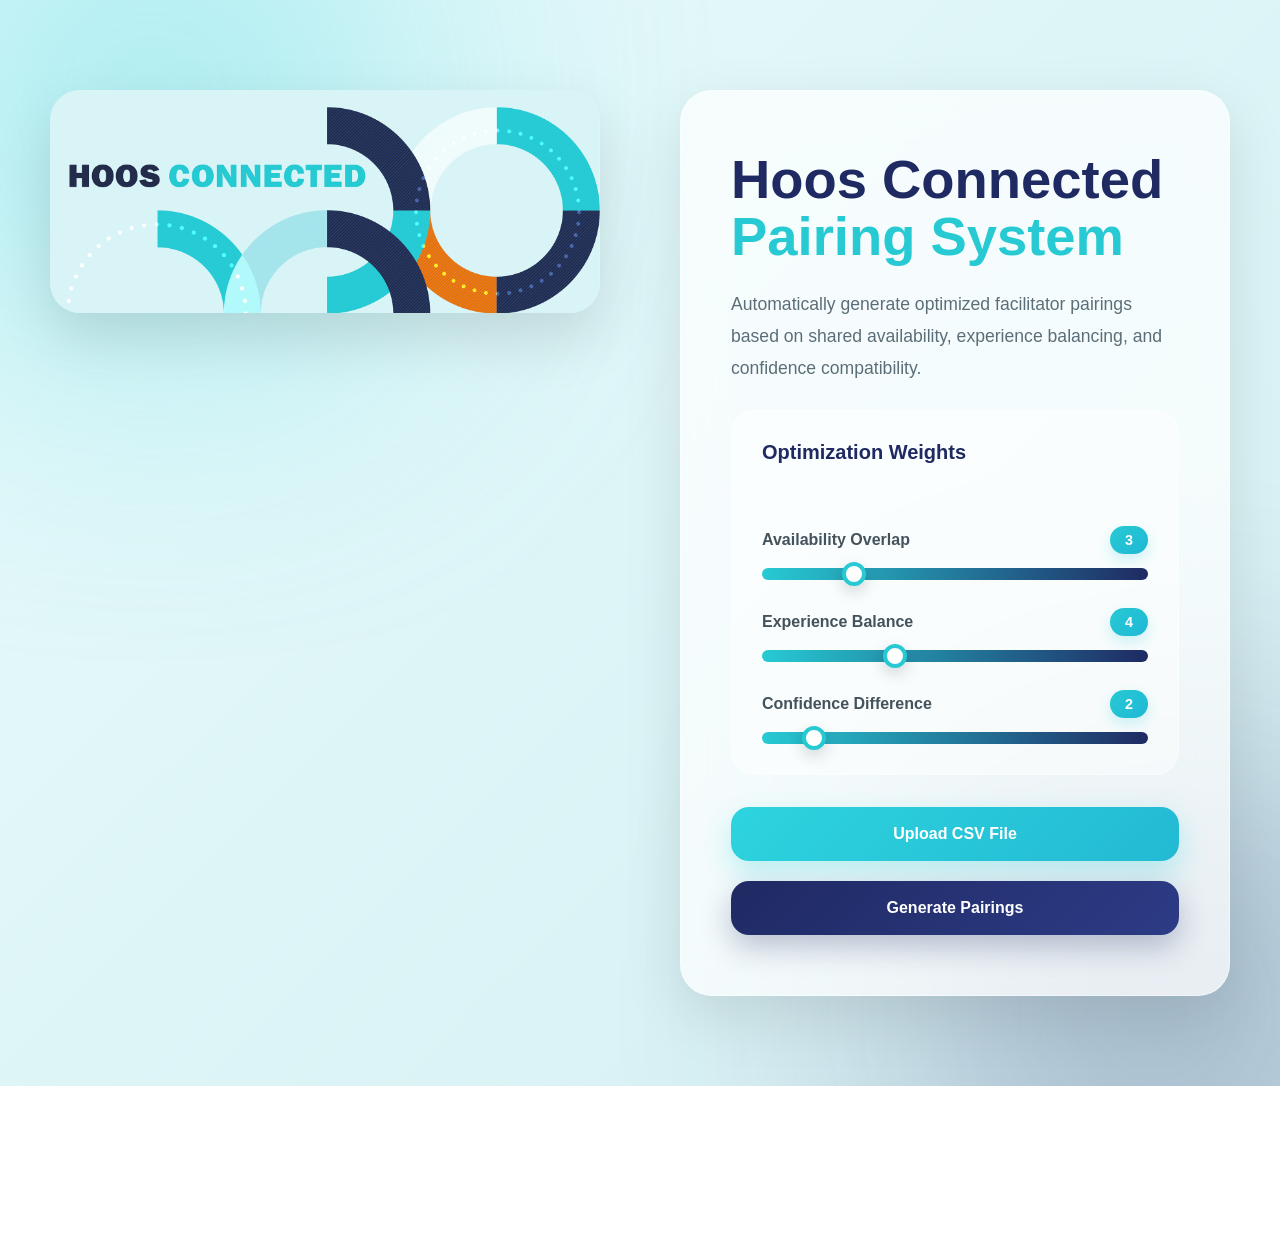
<file: templates/index.html>
<!DOCTYPE html>
<html lang="en">

<head>

    <meta charset="UTF-8">

    <meta
        name="viewport"
        content="width=device-width, initial-scale=1.0"
    >

    <title>
        Hoos Connected Pairings
    </title>

    <link
        rel="stylesheet"
        href="/static/style.css"
    >

</head>

<body>

    <div class="background-glow glow1"></div>
    <div class="background-glow glow2"></div>

    <main class="container">

        <section class="left-section">

            <img
                src="/static/hero.png"
                alt="Hoos Connected"
                class="hero-image"
            >

        </section>

        <section class="right-section">

            <div class="card">

                <h1>
                    Hoos Connected
                    <span>Pairing System</span>
                </h1>

                <p class="subtitle">

                    Automatically generate optimized facilitator pairings
                    based on shared availability, experience balancing,
                    and confidence compatibility.

                </p>

                <form
                    action="/upload"
                    method="post"
                    enctype="multipart/form-data"
                    class="upload-form"
                >
                    <div class="weights-section">

                    <h3>
                        Optimization Weights
                    </h3>

                    <div class="slider-group">

                        <div class="slider-header">

                            <label>
                                Availability Overlap
                            </label>

                            <span id="overlap-value">
                                3
                            </span>

                        </div>

                        <input
                            type="range"
                            name="overlap_weight"
                            min="1"
                            max="10"
                            value="3"
                            oninput="
                                document.getElementById('overlap-value').innerText = this.value
                            "
                        >

                    </div>


                    <div class="slider-group">

                        <div class="slider-header">

                            <label>
                                Experience Balance
                            </label>

                            <span id="experience-value">
                                4
                            </span>

                        </div>

                        <input
                            type="range"
                            name="experience_weight"
                            min="1"
                            max="10"
                            value="4"
                            oninput="
                                document.getElementById('experience-value').innerText = this.value
                            "
                        >

                    </div>


                    <div class="slider-group">

                        <div class="slider-header">

                            <label>
                                Confidence Difference
                            </label>

                            <span id="confidence-value">
                                2
                            </span>

                        </div>

                        <input
                            type="range"
                            name="confidence_weight"
                            min="1"
                            max="10"
                            value="2"
                            oninput="
                                document.getElementById('confidence-value').innerText = this.value
                            "
                        >

                    </div>

                </div>

                    <label class="custom-file-upload">

                        <input
                            type="file"
                            name="file"
                            accept=".csv"
                            required
                        >

                        Upload CSV File

                    </label>

                    

                    <button type="submit">

                        Generate Pairings

                    </button>

                </form>

            </div>

        </section>

    </main>

</body>

</html>
</file>
<file: static/style.css>
* {

    margin: 0;
    padding: 0;

    box-sizing: border-box;
}

html {

    height: auto;
    min-height: 100%;

    overflow-x: hidden;
}

body {

    height: auto;
    min-height: 100vh;
    min-height: 100svh;

    overflow-x: hidden;
    overflow-y: visible;

    padding-top: 40px;
    padding-bottom: 40px;

    background:
        linear-gradient(
            135deg,
            #E9FAFB 0%,
            #DDF5F7 50%,
            #D6EFF2 100%
        );

    font-family:
        "Inter",
        "Segoe UI",
        sans-serif;

    position: relative;

}


/* Background Glow */

.background-glow {

    position: absolute;

    border-radius: 50%;

    filter: blur(140px);

    opacity: 0.4;

    z-index: 0;
}

.glow1 {

    width: 500px;
    height: 500px;

    background: #2DD4DE;

    top: -150px;
    left: -100px;
}

.glow2 {

    width: 450px;
    height: 450px;

    background: #1F2A63;

    bottom: -150px;
    right: -100px;
}


/* Main Layout */

.container {

    position: relative;

    z-index: 2;

    width: 100%;
    max-width: 1400px;

    margin: 0 auto;

    display: flex;

    align-items: flex-start;
    justify-content: center;

    gap: 80px;

    padding: 50px;
}


/* Left Image */

.left-section {

    flex: 1;

    display: flex;

    justify-content: center;
    align-items: center;
}

.hero-image {

    width: 100%;
    max-width: 620px;

    border-radius: 30px;

    box-shadow:
        0 25px 60px rgba(0,0,0,0.12);

    transition:
        transform 0.4s ease;
}

.hero-image:hover {

    transform:
        translateY(-6px)
        scale(1.01);
}


/* Right Side */

.right-section {

    flex: 1;

    display: flex;

    justify-content: center;
}


/* Card */

.card {

    width: 100%;

    max-width: 620px;

    background: rgba(255,255,255,0.72);

    backdrop-filter: blur(20px);

    padding: 60px 50px;

    border-radius: 32px;

    border:
        1px solid rgba(255,255,255,0.45);

    box-shadow:
        0 20px 60px rgba(0,0,0,0.10);
}


/* Heading */

.card h1 {

    font-size: 3.4rem;

    line-height: 1.05;

    color: #1F2A63;

    margin-bottom: 24px;

    font-weight: 800;
}

.card h1 span {

    display: block;

    color: #27CAD3;
}


/* Subtitle */

.subtitle {

    color: #5B6E78;

    font-size: 1.1rem;

    line-height: 1.8;

    margin-bottom: 18px;

    text-align: left;
}


/* Form */

.upload-form {

    width: 100%;

    display: flex;

    flex-direction: column;

    gap: 20px;

}


/* Upload Button */

.custom-file-upload {

    display: flex;

    justify-content: center;
    align-items: center;

    width: 100%;

    padding: 18px 24px;

    border-radius: 18px;

    background:
        linear-gradient(
            135deg,
            #2DD4DE,
            #23B9D4
        );

    color: white;

    font-size: 1rem;

    font-weight: 700;

    cursor: pointer;

    transition:
        transform 0.25s ease,
        box-shadow 0.25s ease;

    box-shadow:
        0 12px 30px rgba(45,212,222,0.30);
}

.custom-file-upload:hover {

    transform: translateY(-3px);

    box-shadow:
        0 18px 40px rgba(45,212,222,0.42);
}

.custom-file-upload input {

    display: none;
}


/* Submit Button */

button {

    border: none;

    padding: 18px 24px;

    border-radius: 18px;

    background:
        linear-gradient(
            135deg,
            #1F2A63,
            #2D3B86
        );

    color: white;

    font-size: 1rem;

    font-weight: 700;

    cursor: pointer;

    transition:
        transform 0.25s ease,
        box-shadow 0.25s ease;

    box-shadow:
        0 12px 30px rgba(31,42,99,0.28);
}

button:hover {

    transform: translateY(-3px);

    box-shadow:
        0 18px 40px rgba(31,42,99,0.40);
}


/* Responsive */

@media (max-width: 1100px) {

    .container {

        flex-direction: column;

        gap: 40px;

        padding: 30px;
    }

    .hero-image {

        max-width: 500px;
    }

    .card {

        max-width: 100%;
    }

    .card h1 {

        font-size: 2.7rem;
    }
}

/* =========================
   RESULTS PAGE
========================= */

.results-page {

    overflow-y: auto;

    padding: 60px 20px;
}

.results-container {

    position: relative;

    z-index: 2;

    width: 100%;
    max-width: 1100px;

    margin: auto;
}


/* Header */

.results-header {

    text-align: center;

    margin-bottom: 40px;
}

.results-header h1 {

    font-size: 4rem;

    font-weight: 800;

    color: #1F2A63;

    margin-bottom: 16px;
}

.results-header h1 span {

    color: #27CAD3;
}

.results-header p {

    color: #61717C;

    font-size: 1.1rem;

    max-width: 700px;

    margin: auto;

    line-height: 1.8;
}


/* Pairing Graph */

.graph-card {

    background: rgba(255,255,255,0.72);

    backdrop-filter: blur(20px);

    border-radius: 30px;

    padding: 28px;

    border:
        1px solid rgba(255,255,255,0.45);

    box-shadow:
        0 20px 60px rgba(0,0,0,0.10);

    margin-bottom: 30px;
}

.graph-header {

    display: flex;

    align-items: center;
    justify-content: space-between;

    gap: 16px;

    margin-bottom: 20px;
}

.graph-header h2 {

    color: #1F2A63;

    font-size: 1.4rem;

    font-weight: 800;
}

.graph-header span {

    display: inline-flex;

    align-items: center;
    justify-content: center;

    min-width: 78px;

    padding: 8px 14px;

    border-radius: 999px;

    background: rgba(39,202,211,0.12);

    color: #1F2A63;

    font-size: 0.9rem;

    font-weight: 800;
}

.pairing-graph-frame {

    width: 100%;

    overflow-x: auto;

    border-radius: 22px;

    background: rgba(255,255,255,0.42);

    border:
        1px solid rgba(255,255,255,0.44);
}

.pairing-graph-svg {

    display: block;

    width: 100%;

    min-width: 720px;
}

.graph-link {

    stroke: #27CAD3;

    stroke-width: 3;

    stroke-linecap: round;
}

.graph-node-box {

    fill: rgba(255,255,255,0.92);

    stroke: rgba(39,202,211,0.20);

    stroke-width: 1;

    filter: drop-shadow(0 8px 16px rgba(31,42,99,0.08));
}

.graph-node-dot {

    fill: #27CAD3;

    filter: drop-shadow(0 0 6px rgba(39,202,211,0.34));
}

.graph-node-dot.secondary {

    fill: #1F2A63;

    filter: drop-shadow(0 0 6px rgba(31,42,99,0.24));
}

.graph-node-text {

    fill: #24313A;

    font-family:
        "Inter",
        "Segoe UI",
        sans-serif;

    font-size: 0.94rem;

    font-weight: 800;

    dominant-baseline: middle;
}

.graph-score-circle {

    fill: #1F2A63;

    filter: drop-shadow(0 8px 16px rgba(31,42,99,0.26));
}

.graph-score-text {

    fill: white;

    font-family:
        "Inter",
        "Segoe UI",
        sans-serif;

    font-size: 0.86rem;

    font-weight: 900;

    text-anchor: middle;

    dominant-baseline: middle;
}

.graph-empty {

    padding: 28px;

    border-radius: 20px;

    background: rgba(255,255,255,0.52);

    color: #61717C;

    font-weight: 700;
}


/* Table Card */

.table-card {

    background: rgba(255,255,255,0.72);

    backdrop-filter: blur(20px);

    border-radius: 30px;

    padding: 30px;

    border:
        1px solid rgba(255,255,255,0.45);

    box-shadow:
        0 20px 60px rgba(0,0,0,0.10);

    overflow: hidden;
}


/* Table */

table {

    width: 100%;

    border-collapse: collapse;
}

thead {

    background:
        linear-gradient(
            135deg,
            #1F2A63,
            #2C3C88
        );
}

thead th {

    color: white;

    font-size: 1rem;

    font-weight: 700;

    padding: 20px;

    text-align: left;
}

tbody tr {

    transition:
        background 0.25s ease,
        transform 0.2s ease;
}

tbody tr:nth-child(even) {

    background: rgba(39,202,211,0.05);
}

tbody tr:hover {

    background: rgba(39,202,211,0.12);
}

tbody td {

    padding: 22px 20px;

    font-size: 1rem;

    color: #24313A;

    border-bottom:
        1px solid rgba(0,0,0,0.06);
}

/* Score Badge */

.score-pill {

    display: inline-flex;

    align-items: center;
    justify-content: center;

    min-width: 65px;

    padding: 8px 16px;

    border-radius: 999px;

    background:
        linear-gradient(
            135deg,
            #27CAD3,
            #23B2D4
        );

    color: white;

    font-weight: 700;

    box-shadow:
        0 8px 18px rgba(39,202,211,0.28);
}


/* Buttons */

.results-buttons {

    display: flex;

    justify-content: center;

    gap: 20px;

    margin-top: 35px;
}

.download-button,
.back-button {

    text-decoration: none;

    padding: 16px 24px;

    border-radius: 18px;

    font-weight: 700;

    transition:
        transform 0.25s ease,
        box-shadow 0.25s ease;
}


/* Download */

.download-button {

    background:
        linear-gradient(
            135deg,
            #27CAD3,
            #23B2D4
        );

    color: white;

    box-shadow:
        0 10px 30px rgba(39,202,211,0.30);
}

.download-button:hover {

    transform: translateY(-3px);

    box-shadow:
        0 18px 40px rgba(39,202,211,0.42);
}


/* Back */

.back-button {

    background:
        linear-gradient(
            135deg,
            #1F2A63,
            #2D3B86
        );

    color: white;

    box-shadow:
        0 10px 30px rgba(31,42,99,0.28);
}

.back-button:hover {

    transform: translateY(-3px);

    box-shadow:
        0 18px 40px rgba(31,42,99,0.40);
}


/* Responsive */

@media (max-width: 850px) {

    .results-header h1 {

        font-size: 2.8rem;
    }

    .graph-header {

        align-items: flex-start;

        flex-direction: column;
    }

    .table-card {

        overflow-x: auto;
    }

    .results-buttons {

        flex-direction: column;
    }
}

/* =========================
   WEIGHT SECTION
========================= */

.weights-section {

    width: 100%;

    display: flex;

    flex-direction: column;

    gap: 28px;

    background: rgba(255,255,255,0.45);

    border-radius: 24px;

    padding: 30px;

    border:
        1px solid rgba(255,255,255,0.35);

    margin-top: 8px;

    margin-bottom: 12px;
}


/* Header */

.weights-section h3 {

    color: #1F2A63;

    font-size: 1.25rem;

    margin-bottom: 34px;

    font-weight: 700;
}


/* Individual Slider Blocks */

.slider-group {

    width: 100%;

    display: flex;

    flex-direction: column;
}

.slider-group:last-child {

    margin-bottom: 0;
}


/* Label + Value */

.slider-header {

    width: 100%;
    display: flex;

    justify-content: space-between;
    align-items: center;

    margin-bottom: 14px;
}

.slider-header label {

    color: #44525B;

    font-weight: 600;

    font-size: 1rem;
}

.slider-header span {

    min-width: 38px;

    display: flex;

    justify-content: center;
    align-items: center;

    padding: 6px 12px;

    border-radius: 999px;

    background:
        linear-gradient(
            135deg,
            #27CAD3,
            #1FB7D6
        );

    color: white;

    font-size: 0.9rem;

    font-weight: 700;

    box-shadow:
        0 6px 14px rgba(39,202,211,0.22);
}


/* Slider */

.slider-group input[type="range"] {

    width: 100%;

    min-width: 100%;

    flex-grow: 1;

    display: block;

    -webkit-appearance: none;

    appearance: none;

    height: 12px;

    border-radius: 999px;

    background:
        linear-gradient(
            90deg,
            #27CAD3 0%,
            #1F2A63 100%
        );

    outline: none;

    margin: 0;
}


/* Slider Thumb */

.slider-group input[type="range"]::-webkit-slider-thumb {

    -webkit-appearance: none;

    appearance: none;

    width: 24px;
    height: 24px;

    border-radius: 50%;

    background: white;

    border: 4px solid #27CAD3;

    cursor: pointer;

    transition:
        transform 0.2s ease;

    box-shadow:
        0 6px 16px rgba(0,0,0,0.16);
}

.slider-group input[type="range"]::-webkit-slider-thumb:hover {

    transform: scale(1.08);
}

details {

    cursor: pointer;
}

summary {

    color: #27CAD3;

    font-weight: 700;

    margin-bottom: 12px;
}

.pair-details {

    margin-top: 16px;

    background: rgba(39,202,211,0.08);

    padding: 18px;

    border-radius: 16px;
}

.pair-details p {

    margin-bottom: 10px;

    color: #34424D;
}

.pair-details ul {

    margin-left: 18px;

    margin-bottom: 12px;
}
</file>
